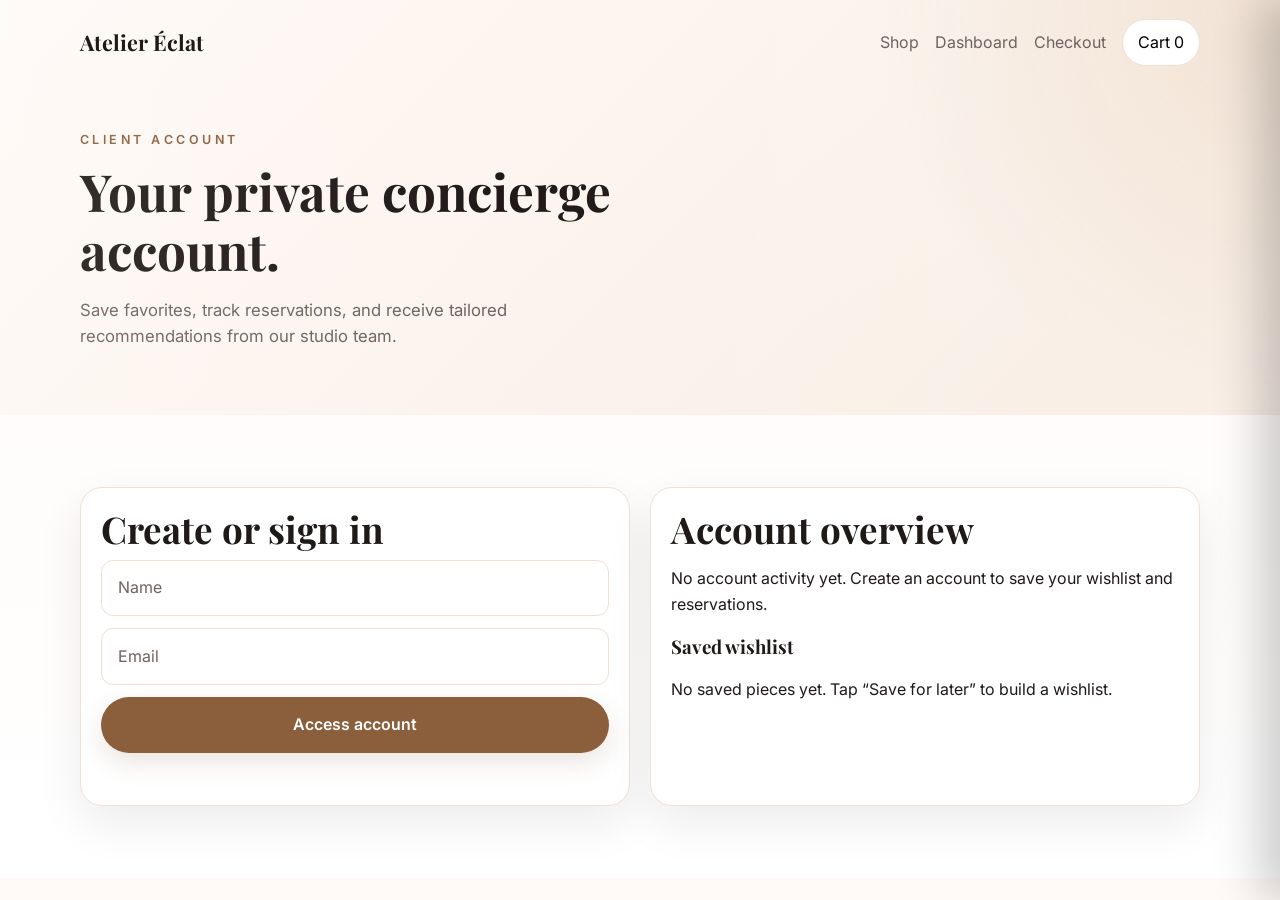
<file: account.html>
<!DOCTYPE html>
<html lang="en">
  <head>
    <meta charset="UTF-8" />
    <meta name="viewport" content="width=device-width, initial-scale=1.0" />
    <title>Account | Atelier Éclat</title>
    <link rel="preconnect" href="https://fonts.googleapis.com" />
    <link rel="preconnect" href="https://fonts.gstatic.com" crossorigin />
    <link href="https://fonts.googleapis.com/css2?family=Playfair+Display:wght@500;700&family=Inter:wght@400;500;600&display=swap" rel="stylesheet" />
    <link rel="stylesheet" href="styles.css" />
  </head>
  <body>
    <header class="hero detail-hero">
      <nav class="nav container">
        <a href="index.html" class="brand">Atelier Éclat</a>
        <div class="nav-links">
          <a href="index.html#shop">Shop</a>
          <a href="dashboard.html">Dashboard</a>
          <a href="checkout.html">Checkout</a>
          <button class="cart-toggle" id="cartToggle" type="button">Cart <span id="cartCount">0</span></button>
        </div>
      </nav>
      <div class="container detail-hero-content">
        <div class="detail-copy">
          <p class="eyebrow">Client Account</p>
          <h1>Your private concierge account.</h1>
          <p class="lead">Save favorites, track reservations, and receive tailored recommendations from our studio team.</p>
        </div>
      </div>
    </header>

    <main class="container section account-page">
      <div class="checkout-card">
        <h2>Create or sign in</h2>
        <form id="accountForm" class="contact-form checkout-form">
          <input type="text" name="name" placeholder="Name" required />
          <input type="email" name="email" placeholder="Email" required />
          <button class="btn btn-primary" type="submit">Access account</button>
          <p id="accountStatus" class="form-status" role="status" aria-live="polite"></p>
        </form>
      </div>
      <div class="checkout-card">
        <h2>Account overview</h2>
        <div id="accountOverview" class="account-overview"></div>
        <h3>Saved wishlist</h3>
        <div id="wishlistItems" class="account-overview"></div>
      </div>
    </main>

    <aside class="cart-overlay" id="cartOverlay"></aside>
    <aside class="cart-drawer" id="cartDrawer" aria-label="Shopping cart">
      <div class="cart-head">
        <h3>Your Cart</h3>
        <button type="button" id="closeCart" class="close-cart">×</button>
      </div>
      <div id="cartItems" class="cart-items"></div>
      <div class="cart-footer">
        <div class="cart-total"><span>Total</span><strong id="cartTotal">$0</strong></div>
        <a class="btn btn-primary wide" href="checkout.html">Continue to Checkout</a>
      </div>
    </aside>

    <script src="script.js"></script>
  </body>
</html>
</file>
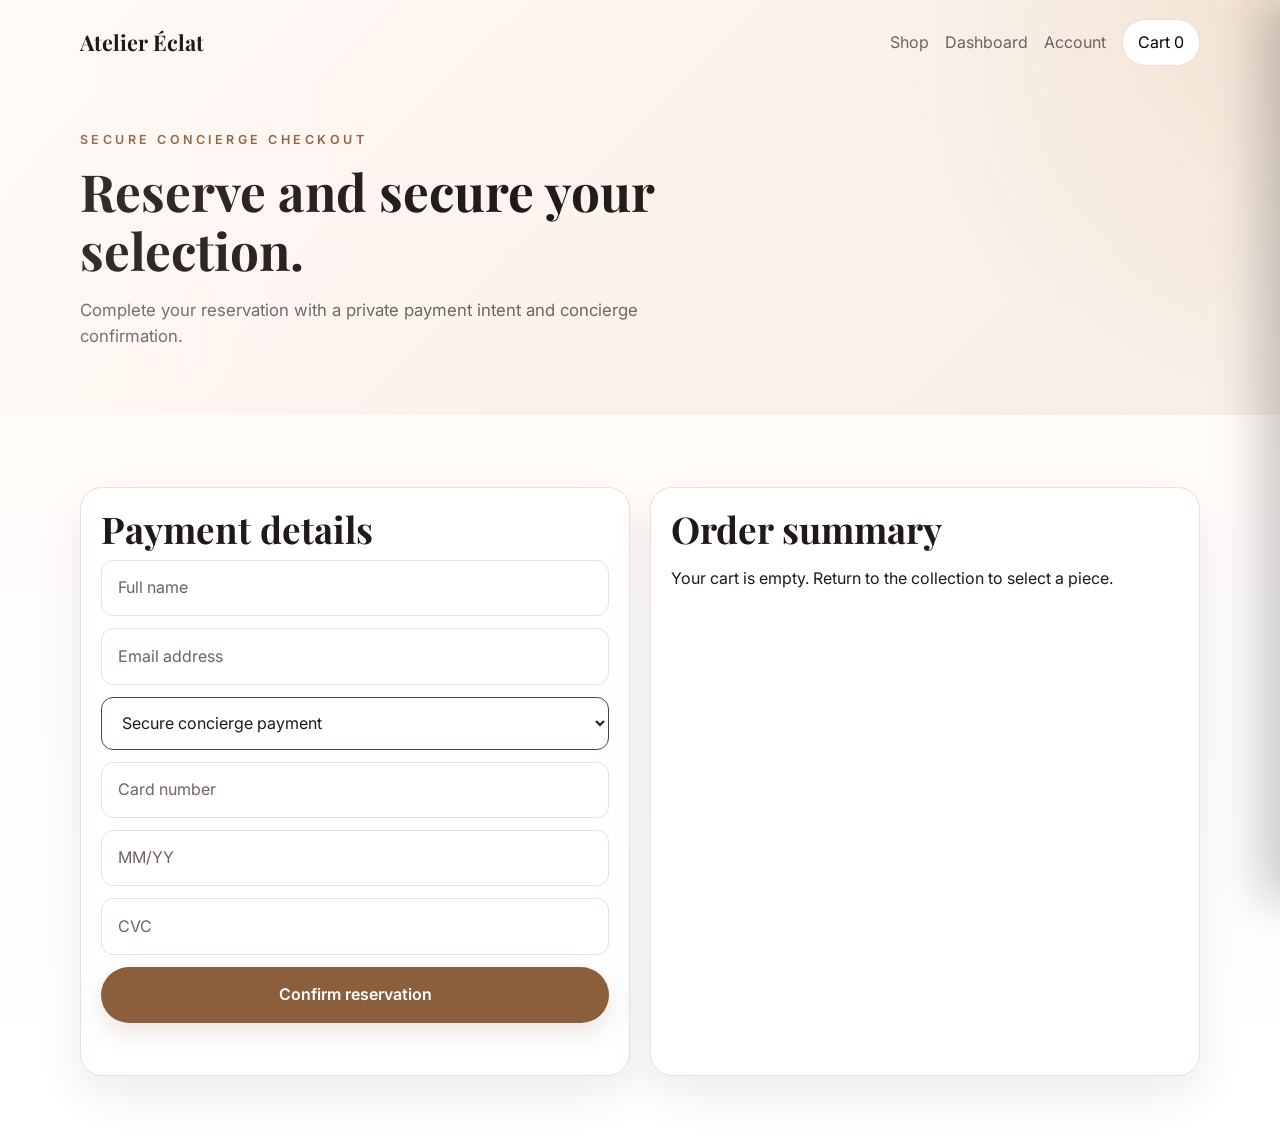
<file: checkout.html>
<!DOCTYPE html>
<html lang="en">
  <head>
    <meta charset="UTF-8" />
    <meta name="viewport" content="width=device-width, initial-scale=1.0" />
    <title>Checkout | Atelier Éclat</title>
    <link rel="preconnect" href="https://fonts.googleapis.com" />
    <link rel="preconnect" href="https://fonts.gstatic.com" crossorigin />
    <link href="https://fonts.googleapis.com/css2?family=Playfair+Display:wght@500;700&family=Inter:wght@400;500;600&display=swap" rel="stylesheet" />
    <link rel="stylesheet" href="styles.css" />
  </head>
  <body>
    <header class="hero detail-hero">
      <nav class="nav container">
        <a href="index.html" class="brand">Atelier Éclat</a>
        <div class="nav-links">
          <a href="index.html#shop">Shop</a>
          <a href="dashboard.html">Dashboard</a>
          <a href="account.html">Account</a>
          <button class="cart-toggle" id="cartToggle" type="button">Cart <span id="cartCount">0</span></button>
        </div>
      </nav>
      <div class="container detail-hero-content checkout-layout">
        <div class="detail-copy">
          <p class="eyebrow">Secure Concierge Checkout</p>
          <h1>Reserve and secure your selection.</h1>
          <p class="lead">Complete your reservation with a private payment intent and concierge confirmation.</p>
        </div>
      </div>
    </header>

    <main class="container section checkout-page">
      <div class="checkout-card">
        <h2>Payment details</h2>
        <form id="checkoutForm" class="contact-form checkout-form">
          <input type="text" name="name" placeholder="Full name" required />
          <input type="email" name="email" placeholder="Email address" required />
          <select name="provider" class="contact-form-select">
            <option value="mock">Secure concierge payment</option>
            <option value="stripe">Stripe</option>
            <option value="paypal">PayPal</option>
          </select>
          <input type="text" name="card" placeholder="Card number" required />
          <input type="text" name="expiry" placeholder="MM/YY" required />
          <input type="text" name="cvc" placeholder="CVC" required />
          <button class="btn btn-primary" type="submit">Confirm reservation</button>
          <p id="checkoutStatus" class="form-status" role="status" aria-live="polite"></p>
        </form>
      </div>
      <div class="checkout-card">
        <h2>Order summary</h2>
        <div id="checkoutSummary"></div>
      </div>
    </main>

    <aside class="cart-overlay" id="cartOverlay"></aside>
    <aside class="cart-drawer" id="cartDrawer" aria-label="Shopping cart">
      <div class="cart-head">
        <h3>Your Cart</h3>
        <button type="button" id="closeCart" class="close-cart">×</button>
      </div>
      <div id="cartItems" class="cart-items"></div>
      <div class="cart-footer">
        <div class="cart-total"><span>Total</span><strong id="cartTotal">$0</strong></div>
        <a class="btn btn-primary wide" href="checkout.html">Continue to Checkout</a>
      </div>
    </aside>

    <script src="script.js"></script>
  </body>
</html>
</file>
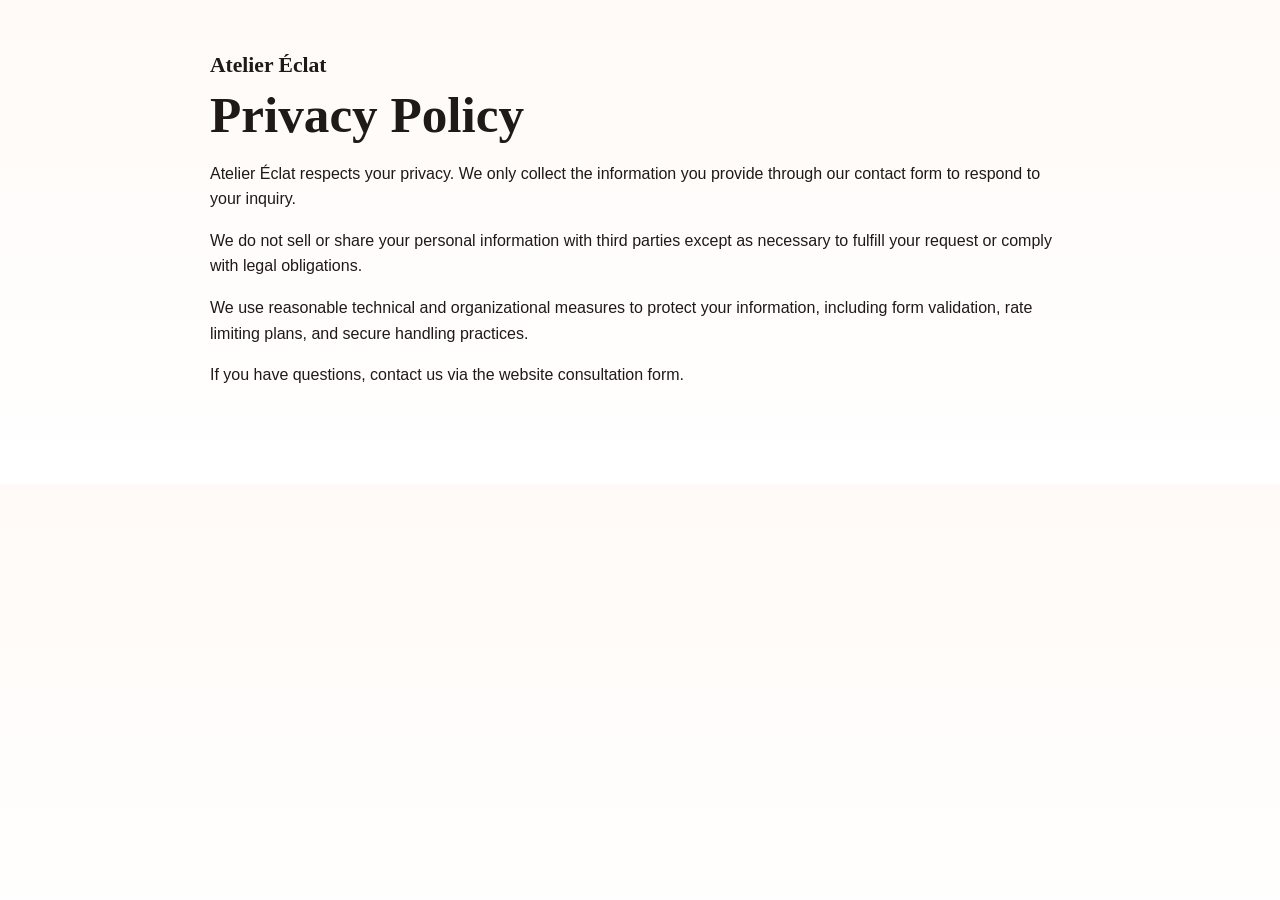
<file: privacy-policy.html>
<!DOCTYPE html>
<html lang="en">
  <head>
    <meta charset="UTF-8" />
    <meta name="viewport" content="width=device-width, initial-scale=1.0" />
    <title>Privacy Policy | Atelier Éclat</title>
    <meta name="description" content="Privacy policy for Atelier Éclat." />
    <link rel="stylesheet" href="styles.css" />
  </head>
  <body>
    <main class="container" style="padding: 3rem 0 5rem; max-width: 860px;">
      <a href="index.html" class="brand">Atelier Éclat</a>
      <h1>Privacy Policy</h1>
      <p>Atelier Éclat respects your privacy. We only collect the information you provide through our contact form to respond to your inquiry.</p>
      <p>We do not sell or share your personal information with third parties except as necessary to fulfill your request or comply with legal obligations.</p>
      <p>We use reasonable technical and organizational measures to protect your information, including form validation, rate limiting plans, and secure handling practices.</p>
      <p>If you have questions, contact us via the website consultation form.</p>
    </main>
  </body>
</html>
</file>
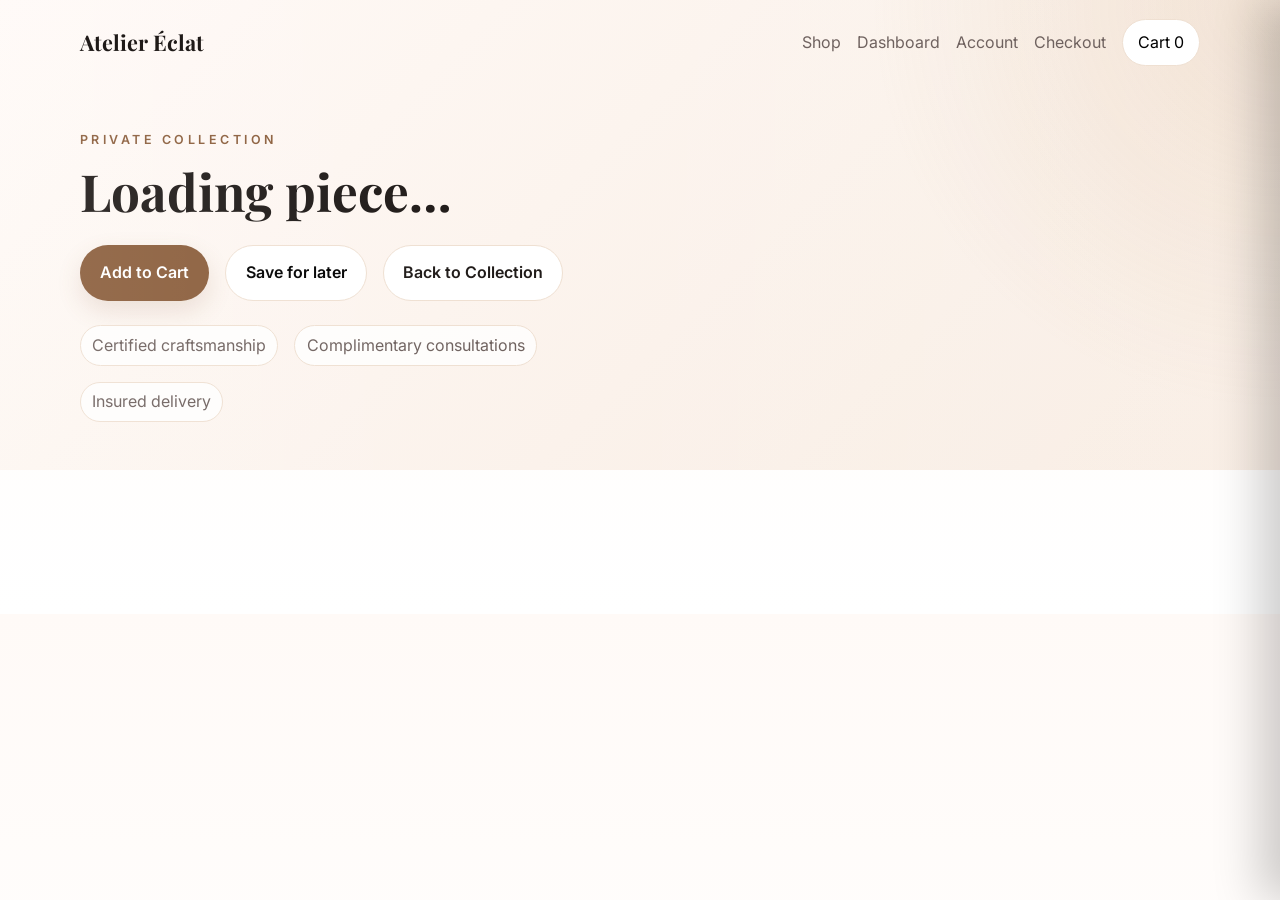
<file: product-detail.html>
<!DOCTYPE html>
<html lang="en">
  <head>
    <meta charset="UTF-8" />
    <meta name="viewport" content="width=device-width, initial-scale=1.0" />
    <title>Product Details | Atelier Éclat</title>
    <meta name="description" content="Discover the craftsmanship, materials, and details behind each Atelier Éclat piece." />
    <link rel="preconnect" href="https://fonts.googleapis.com" />
    <link rel="preconnect" href="https://fonts.gstatic.com" crossorigin />
    <link href="https://fonts.googleapis.com/css2?family=Playfair+Display:wght@500;700&family=Inter:wght@400;500;600&display=swap" rel="stylesheet" />
    <link rel="stylesheet" href="styles.css" />
  </head>
  <body>
    <header class="hero detail-hero">
      <nav class="nav container">
        <a href="index.html" class="brand">Atelier Éclat</a>
        <div class="nav-links">
          <a href="index.html#shop">Shop</a>
          <a href="dashboard.html">Dashboard</a>
          <a href="account.html">Account</a>
          <a href="checkout.html">Checkout</a>
          <button class="cart-toggle" id="cartToggle" type="button">Cart <span id="cartCount">0</span></button>
        </div>
      </nav>
      <div class="container detail-hero-content">
        <div class="detail-copy">
          <p class="eyebrow">Private Collection</p>
          <h1 id="detailTitle">Loading piece…</h1>
          <p class="lead" id="detailDescription"></p>
          <div class="hero-actions">
            <button class="btn btn-primary" id="detailAdd" type="button">Add to Cart</button>
            <button class="btn btn-secondary" id="detailWishlist" type="button">Save for later</button>
            <a href="index.html#shop" class="btn btn-secondary">Back to Collection</a>
          </div>
          <ul class="trust-list">
            <li>Certified craftsmanship</li>
            <li>Complimentary consultations</li>
            <li>Insured delivery</li>
          </ul>
        </div>
        <div class="hero-card" id="detailImageWrap"></div>
      </div>
    </header>

    <main class="container section" id="detailContent"></main>

    <aside class="cart-overlay" id="cartOverlay"></aside>
    <aside class="cart-drawer" id="cartDrawer" aria-label="Shopping cart">
      <div class="cart-head">
        <h3>Your Cart</h3>
        <button type="button" id="closeCart" class="close-cart">×</button>
      </div>
      <div id="cartItems" class="cart-items"></div>
      <div class="cart-footer">
        <div class="cart-total"><span>Total</span><strong id="cartTotal">$0</strong></div>
        <a class="btn btn-primary wide" href="checkout.html">Continue to Checkout</a>
      </div>
    </aside>

    <script src="script.js"></script>
  </body>
</html>
</file>
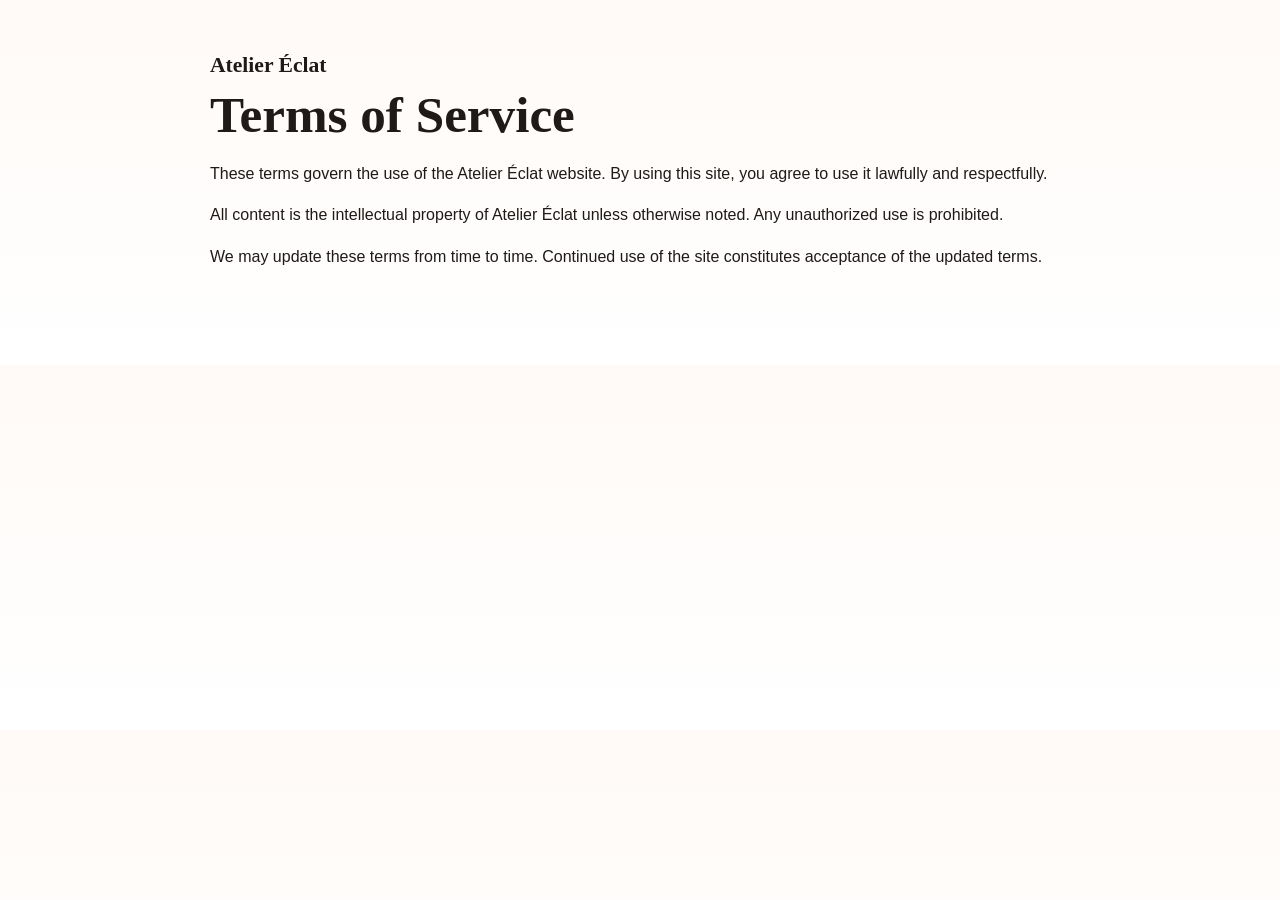
<file: terms.html>
<!DOCTYPE html>
<html lang="en">
  <head>
    <meta charset="UTF-8" />
    <meta name="viewport" content="width=device-width, initial-scale=1.0" />
    <title>Terms of Service | Atelier Éclat</title>
    <meta name="description" content="Terms of service for Atelier Éclat." />
    <link rel="stylesheet" href="styles.css" />
  </head>
  <body>
    <main class="container" style="padding: 3rem 0 5rem; max-width: 860px;">
      <a href="index.html" class="brand">Atelier Éclat</a>
      <h1>Terms of Service</h1>
      <p>These terms govern the use of the Atelier Éclat website. By using this site, you agree to use it lawfully and respectfully.</p>
      <p>All content is the intellectual property of Atelier Éclat unless otherwise noted. Any unauthorized use is prohibited.</p>
      <p>We may update these terms from time to time. Continued use of the site constitutes acceptance of the updated terms.</p>
    </main>
  </body>
</html>
</file>
<file: styles.css>
:root {
  --bg: #fffaf7;
  --surface: #ffffff;
  --text: #1f1a18;
  --muted: #6f625f;
  --accent: #8b5e3c;
  --accent-2: #c99b6b;
  --border: #efe0d2;
  --shadow: 0 18px 45px rgba(31, 23, 20, 0.08);
}

* { box-sizing: border-box; }
html { scroll-behavior: smooth; }
body {
  margin: 0;
  font-family: 'Inter', sans-serif;
  color: var(--text);
  background: linear-gradient(180deg, #fffaf7 0%, #fff 100%);
  line-height: 1.6;
}
a { text-decoration: none; color: inherit; }
img { width: 100%; display: block; object-fit: cover; }
button { font: inherit; }
.container { width: min(1120px, calc(100% - 2rem)); margin: 0 auto; }
.hero {
  background: radial-gradient(circle at top right, rgba(201,155,107,0.2), transparent 30%), linear-gradient(135deg, #fffaf7 0%, #f8ece2 100%);
  padding-bottom: 4rem;
  position: relative;
  overflow: hidden;
}
.hero::after {
  content: '';
  position: absolute; inset: 0;
  background: linear-gradient(90deg, rgba(255,255,255,0.1), transparent 40%, rgba(255,255,255,0.12));
  pointer-events: none;
}
.nav { display: flex; justify-content: space-between; align-items: center; padding: 1.2rem 0; gap: 1rem; position: relative; z-index: 2; }
.brand { font-family: 'Playfair Display', serif; font-size: 1.35rem; font-weight: 700; }
.nav-links { display: flex; gap: 1rem; color: var(--muted); flex-wrap: wrap; align-items: center; }
.cart-toggle { border: 1px solid var(--border); background: white; padding: 0.6rem 0.95rem; border-radius: 999px; cursor: pointer; }
.hero-content { display: grid; grid-template-columns: 1.1fr 0.9fr; gap: 2rem; align-items: center; padding: 2.5rem 0 0; position: relative; z-index: 2; }
.eyebrow { text-transform: uppercase; letter-spacing: .28em; font-size: .78rem; color: var(--accent); font-weight: 600; }
h1, h2, h3 { font-family: 'Playfair Display', serif; line-height: 1.15; }
h1 { font-size: clamp(2.2rem, 4vw, 3.6rem); margin: 0.2rem 0 0.8rem; }
h2 { font-size: clamp(1.7rem, 3vw, 2.3rem); margin: 0 0 0.6rem; }
.lead { font-size: 1.05rem; color: var(--muted); max-width: 560px; }
.hero-actions { display: flex; gap: 1rem; flex-wrap: wrap; margin: 1.5rem 0; }
.btn { display: inline-block; padding: 0.9rem 1.2rem; border-radius: 999px; font-weight: 600; transition: transform .2s ease, box-shadow .2s ease; border: 1px solid transparent; cursor: pointer; }
.btn:hover { transform: translateY(-2px); }
.btn-primary { background: var(--accent); color: white; box-shadow: 0 10px 25px rgba(139, 94, 60, .16); }
.btn-secondary { border-color: var(--border); background: white; }
.trust-list { display: flex; gap: 1rem; flex-wrap: wrap; padding: 0; margin: 1.2rem 0 0; list-style: none; color: var(--muted); }
.trust-list li { background: rgba(255,255,255,.8); padding: .4rem .7rem; border-radius: 999px; border: 1px solid var(--border); }
.hero-card img { border-radius: 24px; min-height: 470px; box-shadow: 0 20px 45px rgba(0,0,0,.1); }
.section { padding: 4.5rem 0; }
.section-heading { margin-bottom: 1.8rem; }
.highlights { display: grid; grid-template-columns: repeat(3, 1fr); gap: 1rem; margin-top: -1.5rem; position: relative; z-index: 2; }
.highlight-card { background: white; border: 1px solid var(--border); border-radius: 18px; padding: 1.2rem; box-shadow: var(--shadow); }
.product-grid { display: grid; grid-template-columns: repeat(3, 1fr); gap: 1.2rem; }
.product-card { background: var(--surface); border: 1px solid var(--border); border-radius: 20px; overflow: hidden; box-shadow: var(--shadow); transition: transform .2s ease, box-shadow .2s ease; }
.product-card:hover { transform: translateY(-4px); box-shadow: 0 24px 55px rgba(31,23,20,.12); }
.product-card img { height: 240px; }
.product-body { padding: 1rem 1rem 1.2rem; }
.product-meta { display: flex; justify-content: space-between; align-items: center; color: var(--muted); font-size: 0.9rem; margin-bottom: 0.3rem; }
.product-price { font-size: 1.15rem; font-weight: 700; color: var(--accent); margin: 0.5rem 0; }
.craftsmanship { background: #faf4ee; }
.craftsmanship-grid { display: grid; grid-template-columns: 1.1fr .9fr; gap: 2rem; align-items: center; }
.stats { display: grid; gap: 1rem; }
.stats > div { background: white; padding: 1rem 1.2rem; border-radius: 16px; border: 1px solid var(--border); }
.stats strong { display: block; font-size: 1.35rem; color: var(--accent); }
.story { display: grid; grid-template-columns: 1fr 1fr; gap: 2rem; align-items: start; }
.story-panel { display: grid; gap: 1rem; }
.story-panel > div { background: var(--surface); border: 1px solid var(--border); border-radius: 18px; padding: 1.2rem; }
.testimonial-list { display: grid; grid-template-columns: repeat(2, 1fr); gap: 1rem; }
blockquote { margin: 0; padding: 1.2rem; border-left: 3px solid var(--accent-2); background: #fff; border-radius: 12px; }
.cart-overlay { position: fixed; inset: 0; background: rgba(31, 23, 20, 0.5); opacity: 0; visibility: hidden; transition: all .2s ease; z-index: 9; }
.cart-overlay.open { opacity: 1; visibility: visible; }
.cart-drawer { position: fixed; top: 0; right: 0; width: min(380px, 100%); height: 100vh; background: white; box-shadow: -20px 0 45px rgba(0,0,0,.2); transform: translateX(100%); transition: transform .2s ease; z-index: 10; display: flex; flex-direction: column; }
.cart-drawer.open { transform: translateX(0); }
.cart-head, .cart-footer { padding: 1rem 1.2rem; border-bottom: 1px solid var(--border); display: flex; justify-content: space-between; align-items: center; }
.cart-footer { border-top: 1px solid var(--border); border-bottom: 0; flex-direction: column; gap: .8rem; align-items: stretch; margin-top: auto; }
.cart-items { padding: 1rem 1.2rem; display: grid; gap: .8rem; overflow: auto; }
.cart-item { display: grid; grid-template-columns: 1fr auto; gap: .7rem; border-bottom: 1px solid var(--border); padding-bottom: .8rem; }
.cart-item strong { display: block; }
.cart-item button { background: transparent; border: 0; color: var(--accent); cursor: pointer; padding: 0; }
.close-cart { background: transparent; border: 0; font-size: 1.3rem; cursor: pointer; }
.wide { width: 100%; text-align: center; }
.checkout-message { min-height: 1.2rem; color: var(--accent); margin: 0; }
footer { background: #231816; color: #f8ece2; padding: 3.2rem 0 1.2rem; }
.footer-content { display: grid; grid-template-columns: 1fr auto; gap: 2rem; align-items: start; }
.contact-form { display: flex; flex-direction: column; gap: .75rem; min-width: min(360px, 100%); }
.contact-form input, .contact-form textarea, .contact-form select { padding: .9rem 1rem; border-radius: 12px; border: 1px solid #54413b; background: rgba(255,255,255,.06); color: white; font: inherit; }
.contact-form textarea { min-height: 110px; resize: vertical; }
.contact-form select { color: var(--text); background: white; }
.contact-form input::placeholder, .contact-form textarea::placeholder { color: #d8c2b4; }
.hp { display: none; }
.form-status { min-height: 1.25rem; color: #f4d4b9; margin: 0; }
.footer-bottom { margin-top: 1.7rem; padding-top: 1rem; border-top: 1px solid rgba(255,255,255,.12); color: #d1b8a9; display: flex; justify-content: space-between; gap: 1rem; flex-wrap: wrap; }
.footer-links { display: flex; gap: 1rem; }
.footer-text a { color: #f4d4b9; text-decoration: underline; }
.detail-hero { padding-bottom: 3rem; }
.detail-hero-content { display: grid; grid-template-columns: 1.1fr 0.9fr; gap: 2rem; align-items: center; padding-top: 2rem; }
.detail-grid { display: grid; grid-template-columns: repeat(2, minmax(0, 1fr)); gap: 1rem; }
.checkout-page { display: grid; grid-template-columns: 1fr 1fr; gap: 1.25rem; }
.checkout-card { background: white; border: 1px solid var(--border); border-radius: 22px; padding: 1.25rem; box-shadow: var(--shadow); }
.checkout-form input { border-color: var(--border); background: #fff; color: var(--text); }
.checkout-form input::placeholder { color: var(--muted); }
.account-page { display: grid; grid-template-columns: 1fr 1fr; gap: 1.25rem; }
.account-card { padding: 1rem; border-radius: 16px; background: #faf4ee; margin-bottom: .75rem; }
.dashboard-grid { display: grid; grid-template-columns: 1fr; gap: 1.25rem; }
[data-animate] { opacity: 0; transform: translateY(16px); }
@media (max-width: 980px) {
  .hero-content, .craftsmanship-grid, .story, .footer-content, .product-grid, .testimonial-list, .detail-hero-content, .checkout-page, .account-page, .detail-grid { grid-template-columns: 1fr; }
  .hero-card { order: -1; }
  .highlights { grid-template-columns: 1fr; }
}
@media (max-width: 600px) {
  .nav { flex-direction: column; gap: .6rem; }
  .nav-links { justify-content: center; }
  .hero-actions { flex-direction: column; }
  .btn { width: 100%; text-align: center; }
  .footer-bottom { flex-direction: column; }
  .contact-form { min-width: 100%; }
  .hero { padding-bottom: 3rem; }
}
</file>
